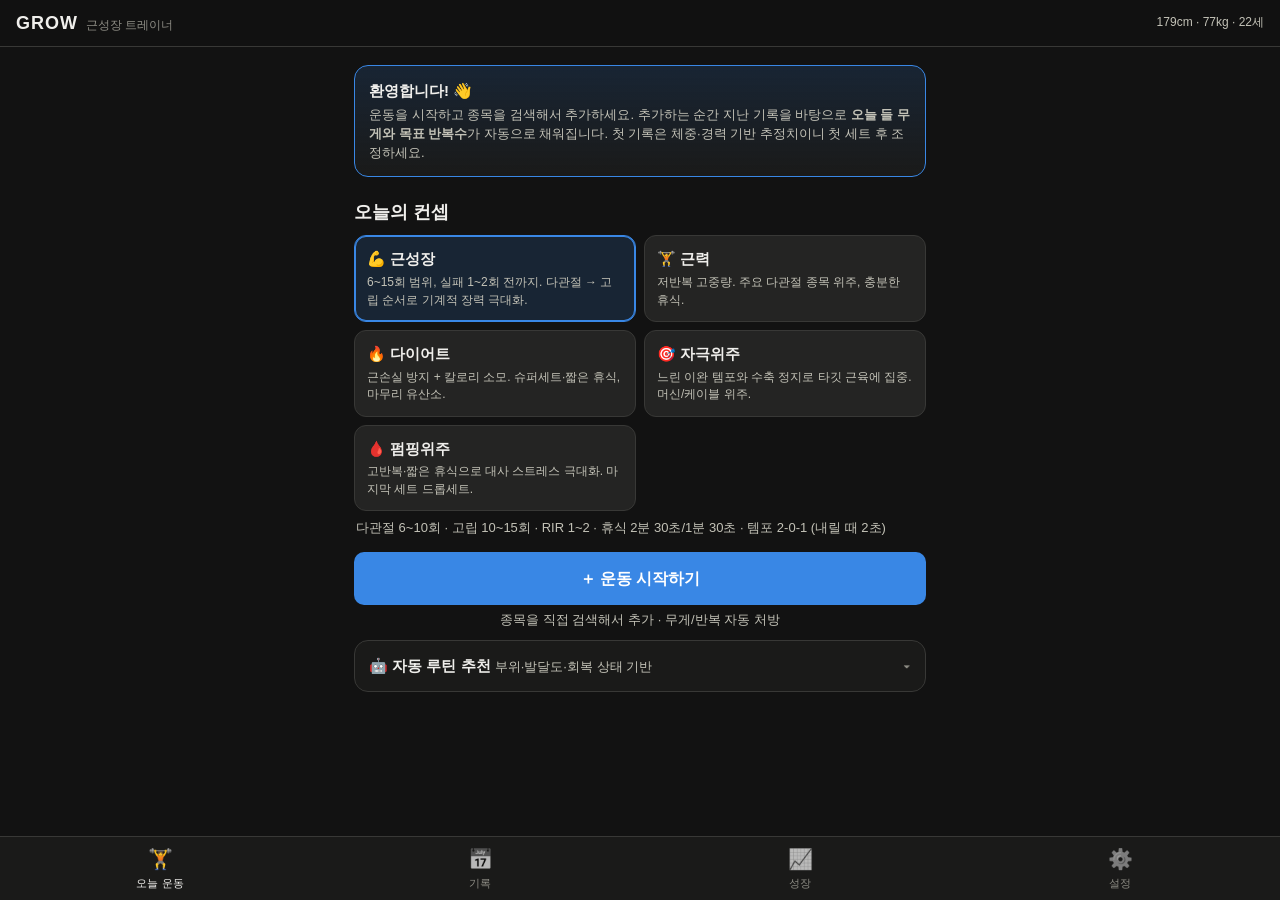
<file: index.html>
<!doctype html>
<html lang="ko">
<head>
  <meta charset="utf-8" />
  <meta name="viewport" content="width=device-width, initial-scale=1, viewport-fit=cover" />
  <meta name="theme-color" content="#121212" />
  <meta name="apple-mobile-web-app-capable" content="yes" />
  <meta name="apple-mobile-web-app-status-bar-style" content="black-translucent" />
  <title>GROW · 근성장 트레이너</title>
  <link rel="manifest" href="manifest.json" />
  <link rel="icon" href="icon.svg" type="image/svg+xml" />
  <link rel="apple-touch-icon" href="icon.svg" />
  <link rel="stylesheet" href="css/style.css" />
</head>
<body>
  <header class="topbar">
    <div class="brand">GROW<span>근성장 트레이너</span></div>
    <div id="topInfo" class="top-info"></div>
  </header>

  <main id="view"></main>

  <div id="restBar" class="rest-bar hidden">
    <div class="rest-label">휴식</div>
    <div id="restTime" class="rest-time">0:00</div>
    <div class="rest-progress"><div id="restFill"></div></div>
    <button data-action="rest-add" class="btn small ghost">+15초</button>
    <button data-action="rest-skip" class="btn small">건너뛰기</button>
  </div>

  <nav class="tabbar">
    <button data-tab="today" class="active"><span>🏋️</span>오늘 운동</button>
    <button data-tab="history"><span>📅</span>기록</button>
    <button data-tab="progress"><span>📈</span>성장</button>
    <button data-tab="settings"><span>⚙️</span>설정</button>
  </nav>

  <div id="modal" class="modal hidden"><div class="modal-box" id="modalBox"></div></div>
  <div id="toast" class="toast hidden"></div>

  <script src="js/data.js"></script>
  <script src="js/engine.js"></script>
  <script src="js/app.js"></script>
</body>
</html>
</file>
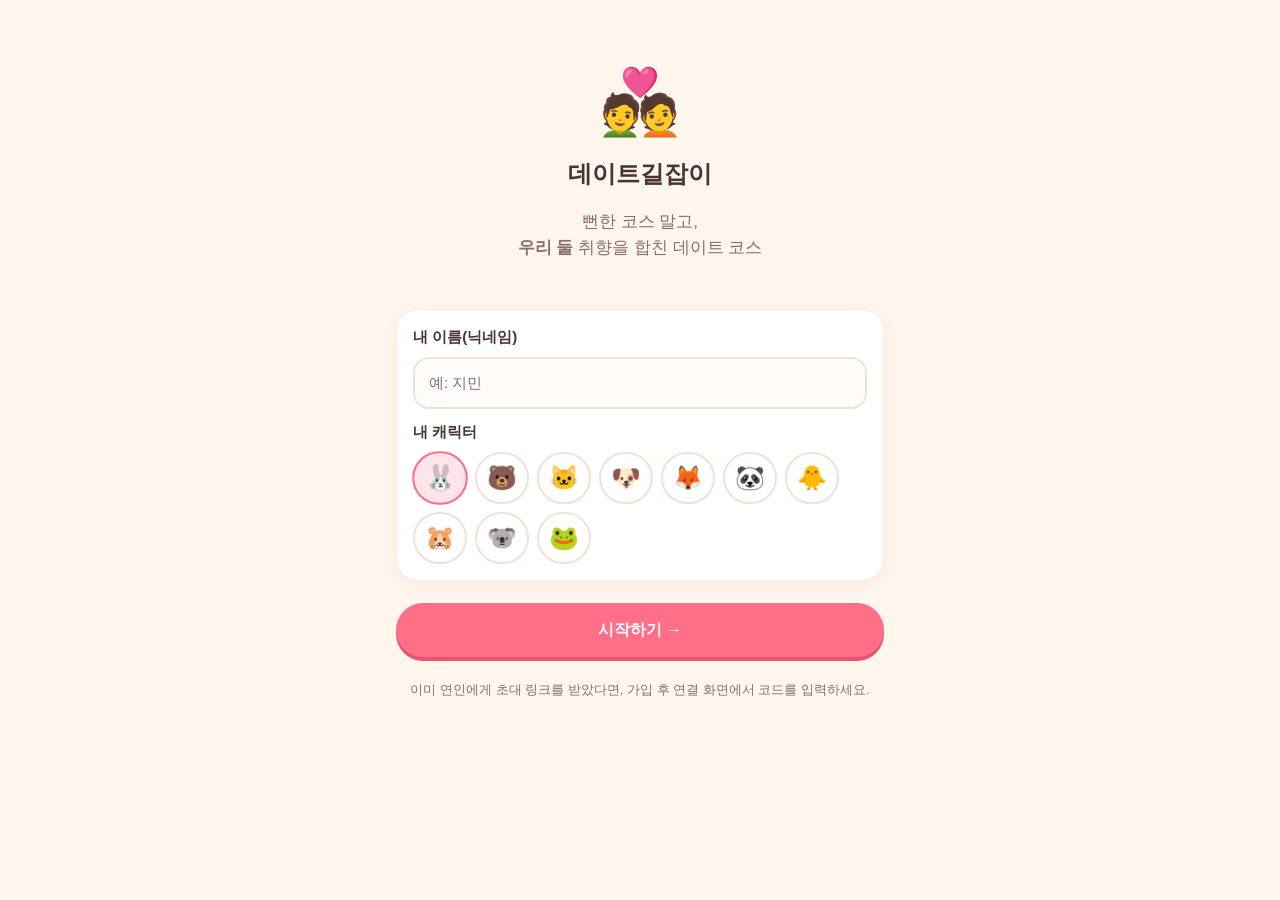
<file: date-gil/index.html>
<!doctype html>
<html lang="ko">
<head>
  <meta charset="utf-8" />
  <meta name="viewport" content="width=device-width, initial-scale=1, viewport-fit=cover" />
  <meta name="theme-color" content="#FFF6EE" />
  <meta name="apple-mobile-web-app-capable" content="yes" />
  <meta name="apple-mobile-web-app-status-bar-style" content="default" />
  <title>데이트길잡이 · 우리 둘 맞춤 데이트 코스</title>
  <link rel="manifest" href="manifest.json" />
  <link rel="icon" href="icon.svg" type="image/svg+xml" />
  <link rel="apple-touch-icon" href="icon.svg" />
  <link rel="stylesheet" href="css/style.css" />
</head>
<body>
  <main id="view"></main>

  <nav class="tabbar">
    <button data-go="#/home"><span>🏠</span>홈</button>
    <button data-go="#/courses"><span>🗺️</span>코스</button>
    <button data-go="#/calendar"><span>📔</span>캘린더</button>
    <button data-go="#/settings"><span>⚙️</span>설정</button>
  </nav>

  <div id="modal" class="modal hidden"><div class="modal-box" id="modalBox"></div></div>
  <div id="toast" class="toast hidden"></div>

  <script src="js/data.js"></script>
  <script src="js/engine.js"></script>
  <script src="js/sources.js"></script>
  <script src="js/app.js"></script>
</body>
</html>
</file>
<file: css/style.css>
:root {
  --bg: #121212;
  --surface-1: #1a1a19;
  --surface-2: #242423;
  --surface-3: #2f2f2d;
  --border: #383836;
  --text-primary: #f0efec;
  --text-secondary: #c3c2b7;
  --text-muted: #8d8c84;
  --accent: #3987e5;
  --accent-soft: rgba(57, 135, 229, 0.16);
  --good: #0ca30c;
  --warn: #c98500;
  --bad: #e66767;
  --radius: 14px;
  --nav-h: 64px;
  color-scheme: dark;
}
* { box-sizing: border-box; -webkit-tap-highlight-color: transparent; }
html, body { margin: 0; background: var(--bg); color: var(--text-primary); }
body {
  font-family: -apple-system, BlinkMacSystemFont, "Pretendard", "Apple SD Gothic Neo", "Malgun Gothic", "Segoe UI", sans-serif;
  font-size: 15px; line-height: 1.45;
  padding-bottom: calc(var(--nav-h) + 80px + env(safe-area-inset-bottom));
}
button, input, select { font: inherit; color: inherit; }
h2 { font-size: 18px; margin: 22px 0 10px; }
h3 { font-size: 15px; margin: 0 0 8px; }
.muted { color: var(--text-muted); }
.sub { color: var(--text-secondary); font-size: 13px; }
.hidden { display: none !important; }
.row { display: flex; gap: 8px; align-items: center; }
.row.wrap { flex-wrap: wrap; }
.between { justify-content: space-between; }
.grow { flex: 1; }

/* 상단/하단 */
.topbar {
  position: sticky; top: 0; z-index: 20;
  display: flex; justify-content: space-between; align-items: center;
  padding: calc(10px + env(safe-area-inset-top)) 16px 10px;
  background: rgba(18, 18, 18, 0.92); backdrop-filter: blur(10px);
  border-bottom: 1px solid var(--border);
}
.brand { font-weight: 800; letter-spacing: 1px; font-size: 18px; }
.brand span { font-weight: 500; letter-spacing: 0; font-size: 12px; color: var(--text-muted); margin-left: 8px; }
.top-info { font-size: 12px; color: var(--text-secondary); text-align: right; }
main { max-width: 600px; margin: 0 auto; padding: 8px 14px; }
.tabbar {
  position: fixed; bottom: 0; left: 0; right: 0; z-index: 30;
  display: flex; height: calc(var(--nav-h) + env(safe-area-inset-bottom));
  padding-bottom: env(safe-area-inset-bottom);
  background: var(--surface-1); border-top: 1px solid var(--border);
}
.tabbar button {
  flex: 1; background: none; border: 0; color: var(--text-muted);
  display: flex; flex-direction: column; align-items: center; justify-content: center; gap: 2px; font-size: 11px;
}
.tabbar button span { font-size: 20px; filter: grayscale(1); opacity: 0.7; }
.tabbar button.active { color: var(--text-primary); }
.tabbar button.active span { filter: none; opacity: 1; }

/* 카드 · 버튼 */
.card {
  background: var(--surface-1); border: 1px solid var(--border); border-radius: var(--radius);
  padding: 14px; margin: 10px 0;
}
.card.accent { border-color: var(--accent); background: linear-gradient(180deg, var(--accent-soft), var(--surface-1)); }
.btn {
  border: 0; border-radius: 10px; padding: 11px 16px; font-weight: 600; cursor: pointer;
  background: var(--accent); color: #fff;
}
.btn:active { transform: scale(0.98); }
.btn.block { width: 100%; padding: 15px; font-size: 16px; }
.btn.ghost { background: var(--surface-3); color: var(--text-primary); }
.btn.danger { background: transparent; color: var(--bad); border: 1px solid var(--bad); }
.btn.small { padding: 7px 11px; font-size: 13px; }
.btn:disabled { opacity: 0.4; }
.icon-btn {
  background: var(--surface-3); border: 0; border-radius: 8px; min-width: 34px; height: 34px;
  font-size: 16px; cursor: pointer; color: var(--text-primary);
}

/* 칩 · 선택 */
.chips { display: flex; flex-wrap: wrap; gap: 8px; }
.chip {
  border: 1px solid var(--border); background: var(--surface-2); color: var(--text-secondary);
  padding: 8px 12px; border-radius: 999px; cursor: pointer; font-size: 14px;
}
.chip.on { background: var(--accent); border-color: var(--accent); color: #fff; }
.chip small { opacity: 0.75; margin-left: 4px; font-size: 11px; }
.muscle-grid { display: grid; grid-template-columns: repeat(3, 1fr); gap: 8px; }
.muscle-btn {
  border: 1px solid var(--border); background: var(--surface-2); border-radius: 12px; padding: 10px 6px;
  cursor: pointer; text-align: center; color: var(--text-primary);
}
.muscle-btn.on { border-color: var(--accent); background: var(--accent-soft); box-shadow: inset 0 0 0 1px var(--accent); }
.muscle-btn b { display: block; font-size: 15px; }
.muscle-btn .meta { font-size: 11px; color: var(--text-muted); }
.dots { letter-spacing: 1px; font-size: 10px; color: var(--accent); }
.concepts { display: grid; grid-template-columns: repeat(2, 1fr); gap: 8px; }
.concept {
  border: 1px solid var(--border); background: var(--surface-2); border-radius: 12px; padding: 12px; cursor: pointer;
  text-align: left; color: var(--text-primary);
}
.concept.on { border-color: var(--accent); background: var(--accent-soft); box-shadow: inset 0 0 0 1px var(--accent); }
.concept .t { font-weight: 700; font-size: 15px; }
.concept .d { font-size: 12px; color: var(--text-secondary); margin-top: 4px; }
.seg { display: flex; background: var(--surface-2); border-radius: 10px; padding: 3px; }
.seg button { flex: 1; border: 0; background: none; padding: 9px 0; border-radius: 8px; color: var(--text-secondary); cursor: pointer; }
.seg button.on { background: var(--surface-3); color: var(--text-primary); font-weight: 700; }

/* 세션 */
.session-head { display: flex; justify-content: space-between; align-items: flex-start; gap: 8px; }
.badge {
  display: inline-block; font-size: 12px; padding: 2px 8px; border-radius: 6px;
  background: var(--surface-3); color: var(--text-secondary); margin-right: 4px;
}
.badge.accent { background: var(--accent-soft); color: #9cc4f5; }
.badge.ss { background: #3b2d55; color: #c9b8f5; font-weight: 700; }
.ex-card { padding: 12px; }
.ex-card.complete { opacity: 0.6; }
.ex-title { font-weight: 700; font-size: 16px; }
.ex-meta { font-size: 12px; color: var(--text-secondary); margin: 4px 0 8px; }
.reason { font-size: 12px; padding: 7px 9px; border-radius: 8px; background: var(--surface-2); margin-bottom: 10px; border-left: 3px solid var(--text-muted); }
.reason.up { border-color: var(--good); }
.reason.reps { border-color: var(--accent); }
.reason.deload, .reason.retry { border-color: var(--warn); }
.sets { width: 100%; border-collapse: collapse; }
.sets th { font-size: 11px; color: var(--text-muted); font-weight: 500; padding-bottom: 4px; }
.sets td { padding: 4px 2px; text-align: center; }
.sets tr.done td { opacity: 0.55; }
.set-no { width: 28px; font-weight: 700; color: var(--text-secondary); }
.stepper { display: flex; align-items: center; justify-content: center; gap: 4px; }
.stepper button { width: 30px; height: 36px; border: 0; border-radius: 8px; background: var(--surface-3); color: var(--text-primary); font-size: 16px; cursor: pointer; }
.stepper input {
  width: 58px; height: 36px; text-align: center; border-radius: 8px; border: 1px solid var(--border);
  background: var(--surface-2); font-weight: 700; font-size: 16px;
}
.stepper input.reps { width: 44px; }
.check {
  width: 40px; height: 36px; border-radius: 8px; border: 1px solid var(--border); background: var(--surface-2);
  font-size: 18px; cursor: pointer; color: var(--text-muted);
}
.check.on { background: var(--good); border-color: var(--good); color: #fff; }
.target { font-size: 10px; color: var(--text-muted); display: block; }
.drop-tag { font-size: 10px; color: #f0a0a0; display: block; }
.ex-actions { display: flex; gap: 6px; margin-top: 8px; flex-wrap: wrap; }
.notes li { margin: 4px 0; font-size: 13px; color: var(--text-secondary); }

/* 휴식 타이머 */
.rest-bar {
  position: fixed; left: 10px; right: 10px; bottom: calc(var(--nav-h) + 10px + env(safe-area-inset-bottom)); z-index: 25;
  max-width: 580px; margin: 0 auto;
  display: flex; align-items: center; gap: 10px; padding: 10px 12px;
  background: var(--surface-3); border: 1px solid var(--accent); border-radius: 14px; box-shadow: 0 6px 24px rgba(0,0,0,.5);
}
.rest-label { font-size: 12px; color: var(--text-secondary); }
.rest-time { font-size: 24px; font-weight: 800; font-variant-numeric: tabular-nums; min-width: 64px; }
.rest-progress { flex: 1; height: 6px; background: var(--surface-1); border-radius: 3px; overflow: hidden; }
.rest-progress div { height: 100%; background: var(--accent); width: 0; transition: width 1s linear; }
.rest-bar.over { border-color: var(--good); }

/* 기록/분석 */
.list-item { display: flex; justify-content: space-between; align-items: center; gap: 8px; }
.kv { display: grid; grid-template-columns: repeat(3, 1fr); gap: 8px; }
.kv div { background: var(--surface-2); border-radius: 10px; padding: 10px; }
.kv b { display: block; font-size: 18px; }
.kv span { font-size: 11px; color: var(--text-muted); }
.vol-row { display: grid; grid-template-columns: 64px 1fr 72px; gap: 8px; align-items: center; margin: 7px 0; font-size: 13px; }
.vol-track { position: relative; height: 14px; background: var(--surface-2); border-radius: 4px; }
.vol-band { position: absolute; top: 0; bottom: 0; background: rgba(240, 239, 236, 0.10); border-left: 1px dashed var(--text-muted); border-right: 1px dashed var(--text-muted); }
.vol-fill { position: absolute; left: 0; top: 3px; bottom: 3px; border-radius: 0 4px 4px 0; background: var(--accent); }
.status { font-size: 12px; text-align: right; }
.status.low { color: var(--warn); }
.status.ok { color: var(--good); }
.status.high { color: var(--bad); }
table.data { width: 100%; border-collapse: collapse; font-size: 13px; }
table.data th, table.data td { padding: 6px 4px; border-bottom: 1px solid var(--border); text-align: left; }
table.data th { color: var(--text-muted); font-weight: 500; font-size: 12px; }
.chart-wrap { position: relative; }
.chart-wrap svg { width: 100%; height: auto; display: block; }
.tooltip {
  position: absolute; pointer-events: none; background: var(--surface-3); border: 1px solid var(--border);
  border-radius: 8px; padding: 6px 8px; font-size: 12px; white-space: nowrap; transform: translate(-50%, -110%);
}

/* 폼 */
label.field { display: block; margin: 8px 0; font-size: 13px; color: var(--text-secondary); }
label.field input, label.field select, .input {
  display: block; width: 100%; margin-top: 4px; padding: 10px; border-radius: 10px;
  border: 1px solid var(--border); background: var(--surface-2); font-size: 15px;
}
.grid2 { display: grid; grid-template-columns: 1fr 1fr; gap: 0 10px; }
.dev-row { display: grid; grid-template-columns: 70px 1fr 80px; gap: 8px; align-items: center; margin: 6px 0; font-size: 14px; }
.dev-row input[type=range] { width: 100%; accent-color: var(--accent); }
.dev-row .lbl { font-size: 12px; color: var(--text-secondary); text-align: right; }
details.group { border-bottom: 1px solid var(--border); padding: 8px 0; }
details.group summary { cursor: pointer; font-weight: 600; }
.ex-setting { display: grid; grid-template-columns: 1fr 60px 60px 32px 32px; gap: 6px; align-items: center; margin: 6px 0; font-size: 13px; }
.ex-setting input { width: 100%; padding: 6px; border-radius: 8px; border: 1px solid var(--border); background: var(--surface-2); text-align: center; }
.ex-setting.off .nm { text-decoration: line-through; color: var(--text-muted); }
.tog { background: none; border: 0; font-size: 18px; cursor: pointer; padding: 0; }

/* 모달 · 토스트 */
.modal { position: fixed; inset: 0; z-index: 50; background: rgba(0,0,0,.6); display: flex; align-items: flex-end; justify-content: center; }
.modal-box {
  width: 100%; max-width: 600px; max-height: 85vh; overflow-y: auto;
  background: var(--surface-1); border-radius: 18px 18px 0 0; padding: 18px 16px calc(18px + env(safe-area-inset-bottom));
}
.pick { display: block; width: 100%; text-align: left; padding: 12px; margin: 6px 0; border-radius: 10px; border: 1px solid var(--border); background: var(--surface-2); cursor: pointer; color: var(--text-primary); }
.toast {
  position: fixed; left: 50%; top: 70px; transform: translateX(-50%); z-index: 60;
  background: var(--surface-3); border: 1px solid var(--border); padding: 10px 16px; border-radius: 10px; font-size: 14px;
}
.empty { text-align: center; padding: 30px 10px; color: var(--text-muted); }
@media (max-width: 380px) {
  .muscle-grid { grid-template-columns: repeat(2, 1fr); }
  .stepper input { width: 50px; }
  .stepper button { width: 26px; }
}

/* 종목 검색 시트 */
.modal-box:has(.add-head) { height: 92vh; max-height: 92vh; padding-top: 0; }
.add-head { position: sticky; top: 0; z-index: 2; background: var(--surface-1); padding: 16px 0 8px; display: grid; gap: 8px; }
.add-head .input { margin: 0; }
.chips.scroll { flex-wrap: nowrap; overflow-x: auto; scrollbar-width: none; padding-bottom: 2px; }
.chips.scroll::-webkit-scrollbar { display: none; }
.chips.scroll .chip { flex: 0 0 auto; padding: 6px 11px; font-size: 13px; }
.list-h { margin: 14px 2px 4px; font-size: 13px; color: var(--text-secondary); }
.ex-row { padding: 10px 12px; }
.ex-row .sub { margin-top: 3px; font-size: 12px; }
.ex-row .next { color: #9cc4f5; font-weight: 600; }
.ex-row.added { border-color: var(--good); opacity: 0.6; }
.ellipsis { white-space: nowrap; overflow: hidden; text-overflow: ellipsis; }
.concept-select {
  background: var(--surface-2); border: 1px solid var(--border); border-radius: 10px;
  padding: 6px 10px; font-size: 17px; font-weight: 800;
}
details.auto-box summary { cursor: pointer; list-style: none; }
details.auto-box summary::-webkit-details-marker { display: none; }
details.auto-box summary::after { content: '▾'; float: right; color: var(--text-muted); }
details.auto-box[open] summary::after { content: '▴'; }
</file>
<file: date-gil/css/style.css>
:root {
  --bg: #FFF6EE;
  --card: #FFFFFF;
  --ink: #4A3536;
  --ink-2: #8A6F6B;
  --ink-3: #B89B94;
  --line: #F3E1D6;
  --pink: #FF6F87;
  --pink-2: #FF9AAE;
  --pink-soft: #FFE4EA;
  --peach: #FFC9A8;
  --peach-soft: #FFF0E4;
  --mint: #7ACCB4;
  --yellow-soft: #FFF6D6;
  --radius: 22px;
  --nav-h: 66px;
  color-scheme: light;
}
* { box-sizing: border-box; -webkit-tap-highlight-color: transparent; }
html, body { margin: 0; background: var(--bg); color: var(--ink); }
body {
  font-family: "Pretendard", -apple-system, BlinkMacSystemFont, "Apple SD Gothic Neo", "Malgun Gothic", "Segoe UI", sans-serif;
  font-size: 15px; line-height: 1.5; word-break: keep-all;
  padding-bottom: calc(var(--nav-h) + 30px + env(safe-area-inset-bottom));
}
button, input, textarea { font: inherit; color: inherit; }
#view { max-width: 520px; margin: 0 auto; padding: 14px 16px 24px; }
h1 { font-size: 24px; margin: 6px 0; }
h2 { font-size: 18px; margin: 22px 4px 10px; }
h3 { font-size: 15px; margin: 0 0 8px; }
.sub { color: var(--ink-2); font-size: 13px; }
.center { text-align: center; }
.right { display: block; margin-left: auto; }
.mt { margin-top: 12px; }
.hidden { display: none !important; }
.row { display: flex; gap: 8px; align-items: center; }
.between { justify-content: space-between; }
.grow { flex: 1; }

/* 카드 · 버튼 */
.card { background: var(--card); border-radius: var(--radius); padding: 16px; margin: 12px 0; box-shadow: 0 4px 16px rgba(220, 150, 130, 0.12); border: 1px solid #FBEDE4; }
.card.inner { box-shadow: none; background: var(--peach-soft); border: none; }
.warn-card { background: #FFFBF3; }
.btn { display: inline-flex; align-items: center; justify-content: center; gap: 6px; border: 0; border-radius: 999px; padding: 12px 18px; font-weight: 700;
  background: var(--pink); color: #fff; cursor: pointer; text-decoration: none; box-shadow: 0 4px 0 #E55470; transition: transform .08s; }
.btn:active { transform: translateY(2px); box-shadow: 0 2px 0 #E55470; }
.btn.ghost { background: #fff; color: var(--pink); box-shadow: 0 0 0 2px var(--pink-soft) inset; }
.btn.small { padding: 7px 12px; font-size: 13px; box-shadow: none; }
.btn.big { width: 100%; padding: 15px; font-size: 16px; margin: 10px 0; }
.btn.huge { width: 100%; padding: 20px; font-size: 18px; margin: 16px 0 6px; border-radius: 26px; background: linear-gradient(135deg, #FF6F87, #FF9A7B); }
.btn.kakao { background: #FEE500; color: #3A1D1D; box-shadow: 0 4px 0 #E2CB00; }
.btn.danger { color: #D9534F; }
.btn.sticky { position: sticky; bottom: calc(var(--nav-h) + 10px + env(safe-area-inset-bottom)); z-index: 5; }
.link { background: none; border: 0; color: var(--pink); font-weight: 700; padding: 6px 0; cursor: pointer; }
.icon-btn { background: var(--peach-soft); border: 0; border-radius: 50%; width: 34px; height: 34px; font-size: 16px; cursor: pointer; }
.input { width: 100%; padding: 13px 14px; border-radius: 16px; border: 2px solid var(--line); background: #FFFCFA; outline: none; }
.input:focus { border-color: var(--pink-2); }
.row .input { flex: 1; min-width: 0; }
.codebox { width: 100%; min-height: 80px; border-radius: 16px; border: 2px dashed var(--line); padding: 12px; background: #FFFCFA; font-size: 12px; margin-bottom: 10px; word-break: break-all; }

/* 칩 */
.chips { display: flex; flex-wrap: wrap; gap: 8px; }
.chips.grid2 { display: grid; grid-template-columns: 1fr 1fr; }
.chips.small .chip { padding: 6px 10px; font-size: 12px; }
.chip { border: 2px solid var(--line); background: #fff; border-radius: 999px; padding: 8px 13px; font-size: 14px; cursor: pointer; display: inline-flex; gap: 5px; align-items: center; justify-content: center; transition: all .12s; }
.chip.on { background: var(--pink-soft); border-color: var(--pink); color: #D8435F; font-weight: 700; transform: scale(1.03); }
.chip.avatar { font-size: 24px; padding: 6px 10px; }
.switch { display: flex; align-items: center; gap: 10px; cursor: pointer; }
.switch input { display: none; }
.switch span { width: 46px; height: 28px; background: var(--line); border-radius: 999px; position: relative; transition: .2s; flex: none; }
.switch span::after { content: ''; position: absolute; left: 3px; top: 3px; width: 22px; height: 22px; background: #fff; border-radius: 50%; transition: .2s; box-shadow: 0 1px 3px rgba(0,0,0,.15); }
.switch input:checked + span { background: var(--pink); }
.switch input:checked + span::after { left: 21px; }
.seg { display: flex; background: var(--peach-soft); border-radius: 999px; padding: 4px; margin: 12px 0; }
.seg button { flex: 1; border: 0; background: none; padding: 10px; border-radius: 999px; font-weight: 700; color: var(--ink-2); cursor: pointer; }
.seg button.on { background: #fff; color: var(--pink); box-shadow: 0 2px 8px rgba(220,150,130,.2); }

/* 헤더 · 히어로 */
.page-head { padding: 6px 4px 0; position: relative; }
.page-head h2 { margin: 6px 0 2px; font-size: 21px; }
.back { position: absolute; left: -6px; top: 0; border: 0; background: none; font-size: 30px; color: var(--ink-2); cursor: pointer; }
.course-head { padding-left: 26px; }
.hero { text-align: center; padding: 40px 10px 20px; }
.hero.small { padding: 20px 10px 8px; }
.hero-emoji { font-size: 64px; animation: bob 2.4s ease-in-out infinite; }
.hero p { color: var(--ink-2); font-size: 17px; }
@keyframes bob { 50% { transform: translateY(-8px); } }
.home-head { text-align: center; padding: 18px 0 4px; }
.pair { display: inline-flex; align-items: center; gap: 6px; font-size: 34px; }
.pair.big { font-size: 46px; }
.heart { font-size: .6em; }
.beat { animation: beat 1.2s infinite; display: inline-block; }
@keyframes beat { 0%, 100% { transform: scale(1); } 15% { transform: scale(1.25); } 30% { transform: scale(1); } }
.ghost-av { display: inline-flex; width: 1.1em; height: 1.1em; border-radius: 50%; background: var(--line); color: var(--ink-3); align-items: center; justify-content: center; font-size: .6em; }
.names { font-weight: 800; font-size: 18px; }
.dday { margin-top: 4px; color: var(--ink-2); }
.dday b { color: var(--pink); font-size: 20px; }
.banner { display: flex; justify-content: space-between; align-items: center; gap: 10px; background: linear-gradient(135deg, #FFE4EA, #FFF0E4); border-radius: 18px; padding: 12px 14px; margin: 10px 0; }
.invite-card { background: var(--pink-soft); cursor: pointer; }
.empty { text-align: center; padding: 30px 10px; color: var(--ink-2); }
.empty div { font-size: 48px; }
.empty.small { padding: 10px; }
.notice { background: var(--peach-soft); border-radius: 16px; padding: 10px 14px; margin: 10px 0; font-size: 13px; }
.notice.warn { background: var(--yellow-soft); }
.steps { display: flex; align-items: center; margin: 6px 0 8px; }
.steps span { width: 26px; height: 26px; border-radius: 50%; background: var(--line); color: var(--ink-2); display: flex; align-items: center; justify-content: center; font-size: 12px; font-weight: 800; }
.steps span.on { background: var(--pink); color: #fff; transform: scale(1.12); }
.steps span.done { background: var(--pink-2); color: #fff; }
.steps i { flex: 1; height: 3px; background: var(--line); margin: 0 4px; border-radius: 2px; }
.sticky-bar { position: sticky; bottom: calc(var(--nav-h) + 10px + env(safe-area-inset-bottom)); margin-top: 16px; z-index: 5; }
.sticky-bar .btn { padding: 15px 18px; }
.rec-card { cursor: pointer; border: 2px solid transparent; }
.rec-card.picked { border-color: var(--pink); background: #FFF8FA; }
.why { margin: 6px 0 0; padding-left: 18px; color: var(--ink-2); font-size: 14px; }

/* 로딩 */
.loading { text-align: center; padding-top: 30vh; }
.loader { font-size: 54px; animation: bob 1.4s ease-in-out infinite; }
#loadMsg { color: var(--ink-2); font-weight: 700; }

/* 결과 */
.weather { background: #EAF6FF; border-radius: 16px; padding: 10px 14px; margin: 12px 0; font-size: 14px; }
.weather.rainy { background: #E3ECFF; }
.map { width: 100%; height: 220px; border-radius: var(--radius); overflow: hidden; margin: 12px 0; background: var(--peach-soft); }
.svgmap { width: 100%; height: 100%; display: block; }
.kmarker { background: #fff; border-radius: 999px; padding: 4px 10px 4px 4px; font-size: 12px; font-weight: 700; box-shadow: 0 2px 8px rgba(0,0,0,.18); white-space: nowrap; display: flex; gap: 5px; align-items: center; }
.kmarker b { background: var(--pink); color: #fff; width: 20px; height: 20px; border-radius: 50%; display: inline-flex; align-items: center; justify-content: center; }
.timeline { position: relative; margin: 8px 0; }
.tl-item { display: grid; grid-template-columns: 46px 26px 1fr; gap: 8px; align-items: start; }
.tl-time { font-weight: 800; font-size: 14px; padding-top: 14px; text-align: right; }
.tl-time span { display: block; color: var(--ink-3); font-weight: 500; font-size: 11px; }
.tl-dot { width: 26px; height: 26px; margin-top: 12px; border-radius: 50%; background: var(--pink); color: #fff; font-weight: 800; font-size: 13px; display: flex; align-items: center; justify-content: center; box-shadow: 0 0 0 4px var(--pink-soft); }
.tl-card { background: #fff; border-radius: 20px; padding: 13px 14px; box-shadow: 0 4px 14px rgba(220,150,130,.12); margin: 6px 0; min-width: 0; }
.tl-card h3 { margin: 4px 0; font-size: 16px; }
.tl-item.disliked .tl-card { box-shadow: 0 0 0 2px #FFB3C0 inset; background: #FFF8FA; }
.kind { font-size: 12px; color: var(--ink-2); font-weight: 700; }
.cost { font-size: 13px; font-weight: 800; color: var(--pink); }
.reason { margin: 2px 0 4px; font-size: 14px; }
.q { color: var(--ink-3); }
.badge { background: var(--peach); color: #fff; border-radius: 6px; font-size: 11px; padding: 1px 6px; vertical-align: middle; }
.badges { display: flex; flex-wrap: wrap; gap: 5px; margin: 6px 0; }
.badges span { background: var(--peach-soft); border-radius: 8px; font-size: 11px; padding: 2px 7px; }
.vote-tag { font-size: 13px; font-weight: 700; color: #D8435F; margin: 4px 0; }
.tl-actions { display: flex; flex-wrap: wrap; gap: 6px; margin-top: 8px; }
.pill { border: 0; background: var(--peach-soft); color: var(--ink); padding: 6px 11px; border-radius: 999px; font-size: 12px; font-weight: 700; text-decoration: none; cursor: pointer; }
.tl-move { margin-left: 67px; padding: 6px 0 6px 18px; font-size: 12px; color: var(--ink-2); border-left: 3px dotted var(--pink-2); }
.total .bar { height: 10px; background: var(--peach-soft); border-radius: 999px; overflow: hidden; margin: 10px 0 4px; }
.total .bar div { height: 100%; background: linear-gradient(90deg, var(--mint), #A6DCC9); border-radius: 999px; }
.total .bar div.over { background: linear-gradient(90deg, #FFB36B, var(--pink)); }
.actions { display: grid; grid-template-columns: 1fr 1fr; gap: 10px; margin: 14px 0; }
.actions .btn { padding: 13px 8px; font-size: 14px; }
.course-card { cursor: pointer; }
.mini-route { display: flex; flex-wrap: wrap; gap: 4px; align-items: center; margin: 8px 0; font-size: 13px; }
.mini-route span { background: var(--peach-soft); border-radius: 8px; padding: 2px 7px; }
.mini-route i { color: var(--ink-3); font-style: normal; }

/* 투표 · 서프라이즈 */
.vote-row { display: flex; gap: 6px; margin-top: 8px; flex-wrap: wrap; }
.vote { border: 2px solid var(--line); background: #fff; border-radius: 999px; padding: 6px 12px; font-weight: 700; cursor: pointer; }
.vote.on { background: #E7F7F1; border-color: var(--mint); }
.vote.no.on { background: var(--pink-soft); border-color: var(--pink); }
.surprise { text-align: center; padding-top: 30px; }
.envelope { font-size: 80px; animation: bob 2s infinite; }
.dday-big { font-size: 44px; font-weight: 900; color: var(--pink); margin: 10px 0; }
.msg { font-size: 16px; margin-top: 14px; color: var(--ink); }

/* 캘린더 */
.cal-grid { display: grid; grid-template-columns: repeat(7, 1fr); gap: 4px; margin-top: 6px; }
.cal-grid.head div { text-align: center; font-size: 12px; color: var(--ink-3); font-weight: 700; }
.cal-day { aspect-ratio: 1; border: 0; background: #FFFCFA; border-radius: 12px; position: relative; cursor: pointer; background-size: cover; background-position: center; padding: 0; }
.cal-day span { position: absolute; top: 4px; left: 6px; font-size: 12px; font-weight: 700; }
.cal-day[style] span { background: rgba(255,255,255,.85); border-radius: 6px; padding: 0 4px; }
.cal-day i { position: absolute; bottom: 3px; left: 0; right: 0; font-style: normal; font-size: 14px; }
.cal-day em { position: absolute; top: 2px; right: 3px; font-style: normal; font-size: 11px; }
.cal-day.has { background-color: var(--pink-soft); }
.cal-day.today { box-shadow: 0 0 0 2px var(--pink) inset; }
.cal-day.sel { box-shadow: 0 0 0 3px var(--ink) inset; }
.photos { display: grid; grid-template-columns: repeat(3, 1fr); gap: 6px; margin: 10px 0; }
.photos img { width: 100%; aspect-ratio: 1; object-fit: cover; border-radius: 12px; }
.photos .ph { position: relative; }
.photos .ph button { position: absolute; top: 4px; right: 4px; border: 0; border-radius: 50%; width: 22px; height: 22px; background: rgba(0,0,0,.5); color: #fff; font-size: 11px; cursor: pointer; }
.photos .ph.add { aspect-ratio: 1; border: 2px dashed var(--line); border-radius: 12px; display: flex; align-items: center; justify-content: center; font-size: 28px; color: var(--ink-3); cursor: pointer; }
.quote { background: var(--peach-soft); border-radius: 14px; padding: 8px 12px; margin: 6px 0; font-size: 14px; }
.quote p { margin: 2px 0 0; }
.star-txt { color: #FFB800; }
.stars { display: flex; gap: 2px; }
.stars button { border: 0; background: none; font-size: 24px; color: #EADBD3; cursor: pointer; padding: 0 2px; }
.stars.big button { font-size: 34px; }
.stars.small button { font-size: 20px; }
.stars button.on { color: #FFB800; }
.place-rate { padding: 8px 0; border-bottom: 1px dashed var(--line); }
.place-rate:last-child { border: 0; }
.place-rate .who { width: 26px; }

/* 설정 */
.card.list { padding: 4px 0; }
.list-row { display: flex; width: 100%; align-items: center; gap: 6px; padding: 14px 16px; border: 0; background: none; text-align: left; font-weight: 600; cursor: pointer; border-bottom: 1px solid #FBEDE4; }
.list-row:last-child { border-bottom: 0; }
.list-row i { margin-left: auto; font-style: normal; color: var(--ink-3); }
.couple-card { text-align: center; background: var(--pink-soft); }
label.btn { cursor: pointer; }

/* 탭바 · 모달 · 토스트 */
.tabbar { position: fixed; left: 0; right: 0; bottom: 0; z-index: 20; display: flex; justify-content: center; gap: 4px;
  height: calc(var(--nav-h) + env(safe-area-inset-bottom)); padding-bottom: env(safe-area-inset-bottom);
  background: rgba(255, 255, 255, .95); backdrop-filter: blur(10px); border-top: 1px solid #FBEDE4; }
.tabbar button { flex: 1; max-width: 130px; border: 0; background: none; font-size: 11px; font-weight: 700; color: var(--ink-3); display: flex; flex-direction: column; align-items: center; justify-content: center; gap: 2px; cursor: pointer; }
.tabbar button span { font-size: 22px; filter: grayscale(.8); opacity: .7; transition: .15s; }
.tabbar button.active { color: var(--pink); }
.tabbar button.active span { filter: none; opacity: 1; transform: translateY(-2px) scale(1.1); }
.modal { position: fixed; inset: 0; background: rgba(74, 53, 54, .35); z-index: 50; display: flex; align-items: flex-end; justify-content: center; }
.modal-box { background: #fff; width: 100%; max-width: 520px; border-radius: 28px 28px 0 0; padding: 22px 18px calc(22px + env(safe-area-inset-bottom)); display: flex; flex-direction: column; gap: 10px; animation: up .22s ease-out; max-height: 85vh; overflow: auto; }
@keyframes up { from { transform: translateY(40px); opacity: 0; } }
.toast { position: fixed; left: 50%; bottom: calc(var(--nav-h) + 24px + env(safe-area-inset-bottom)); transform: translateX(-50%); background: var(--ink); color: #fff; padding: 11px 18px; border-radius: 999px; font-size: 14px; z-index: 60; max-width: 90vw; text-align: center; box-shadow: 0 6px 20px rgba(0,0,0,.2); }
</file>
